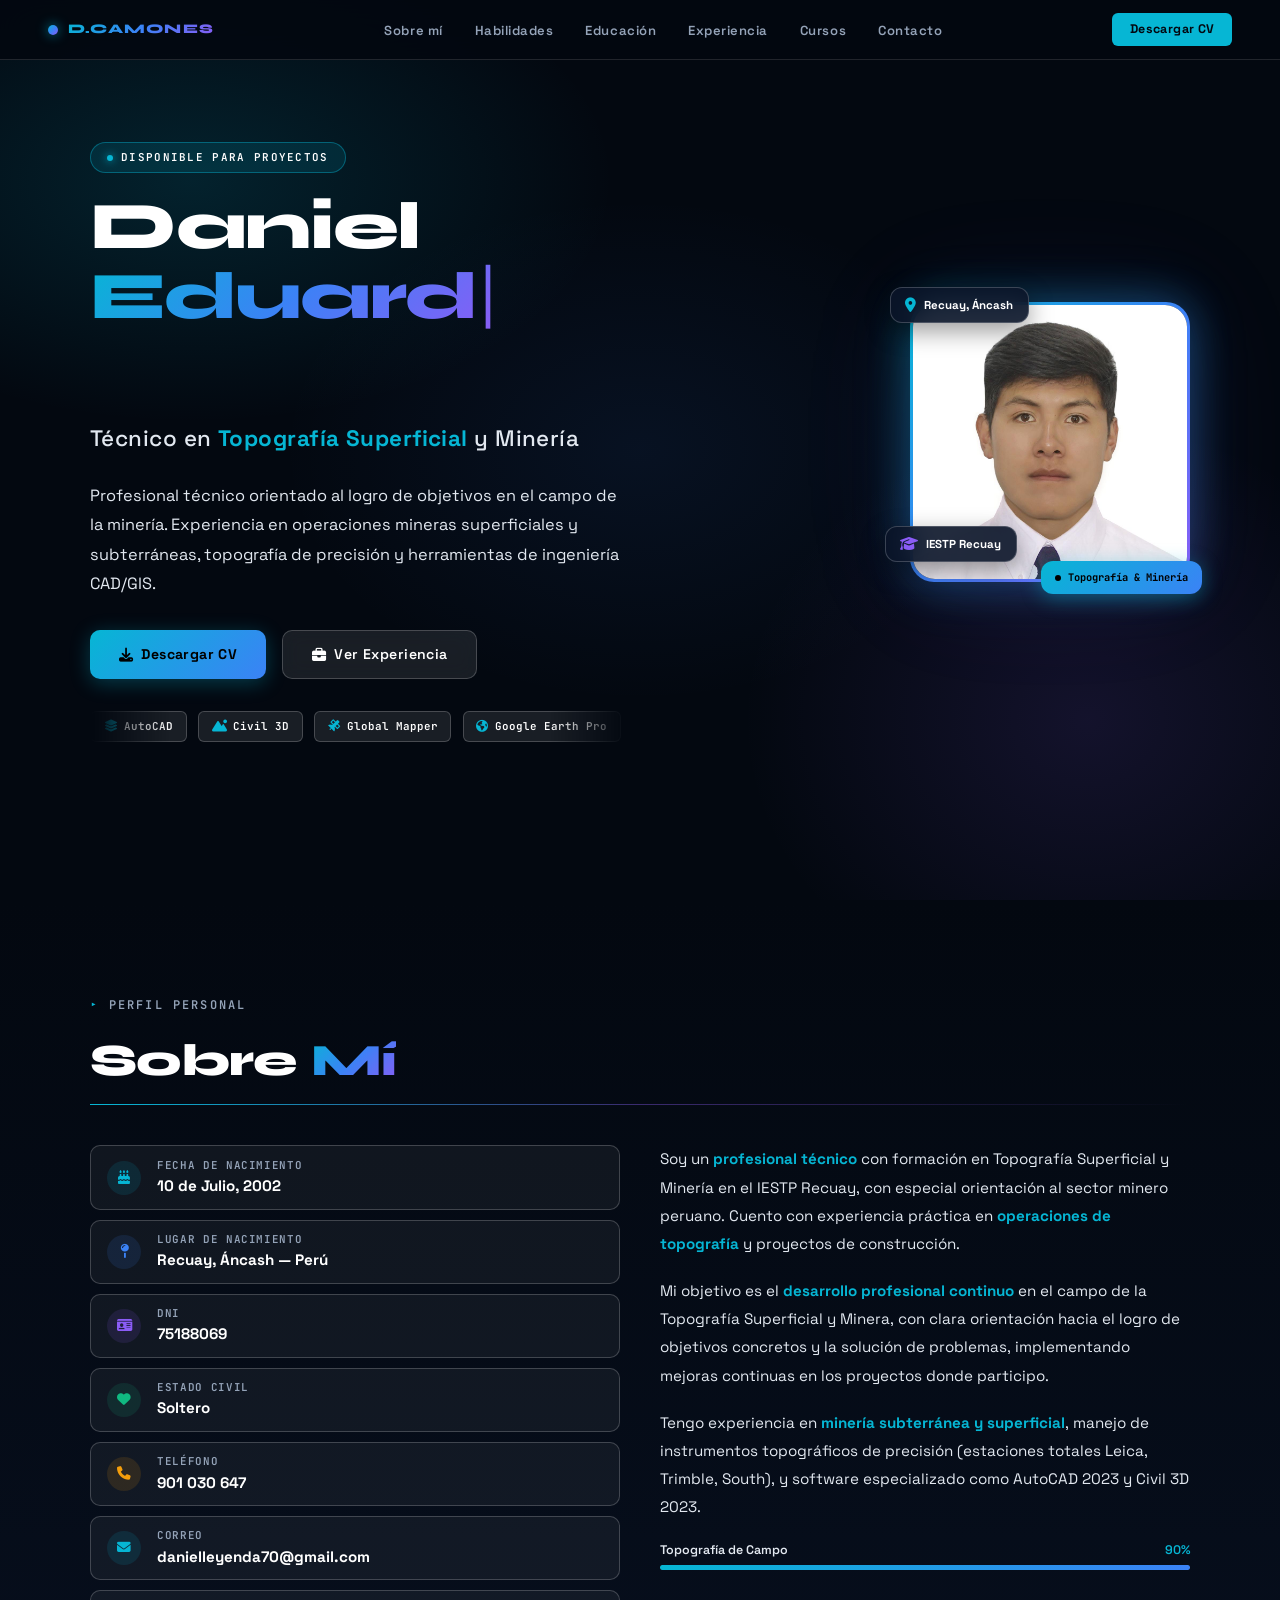
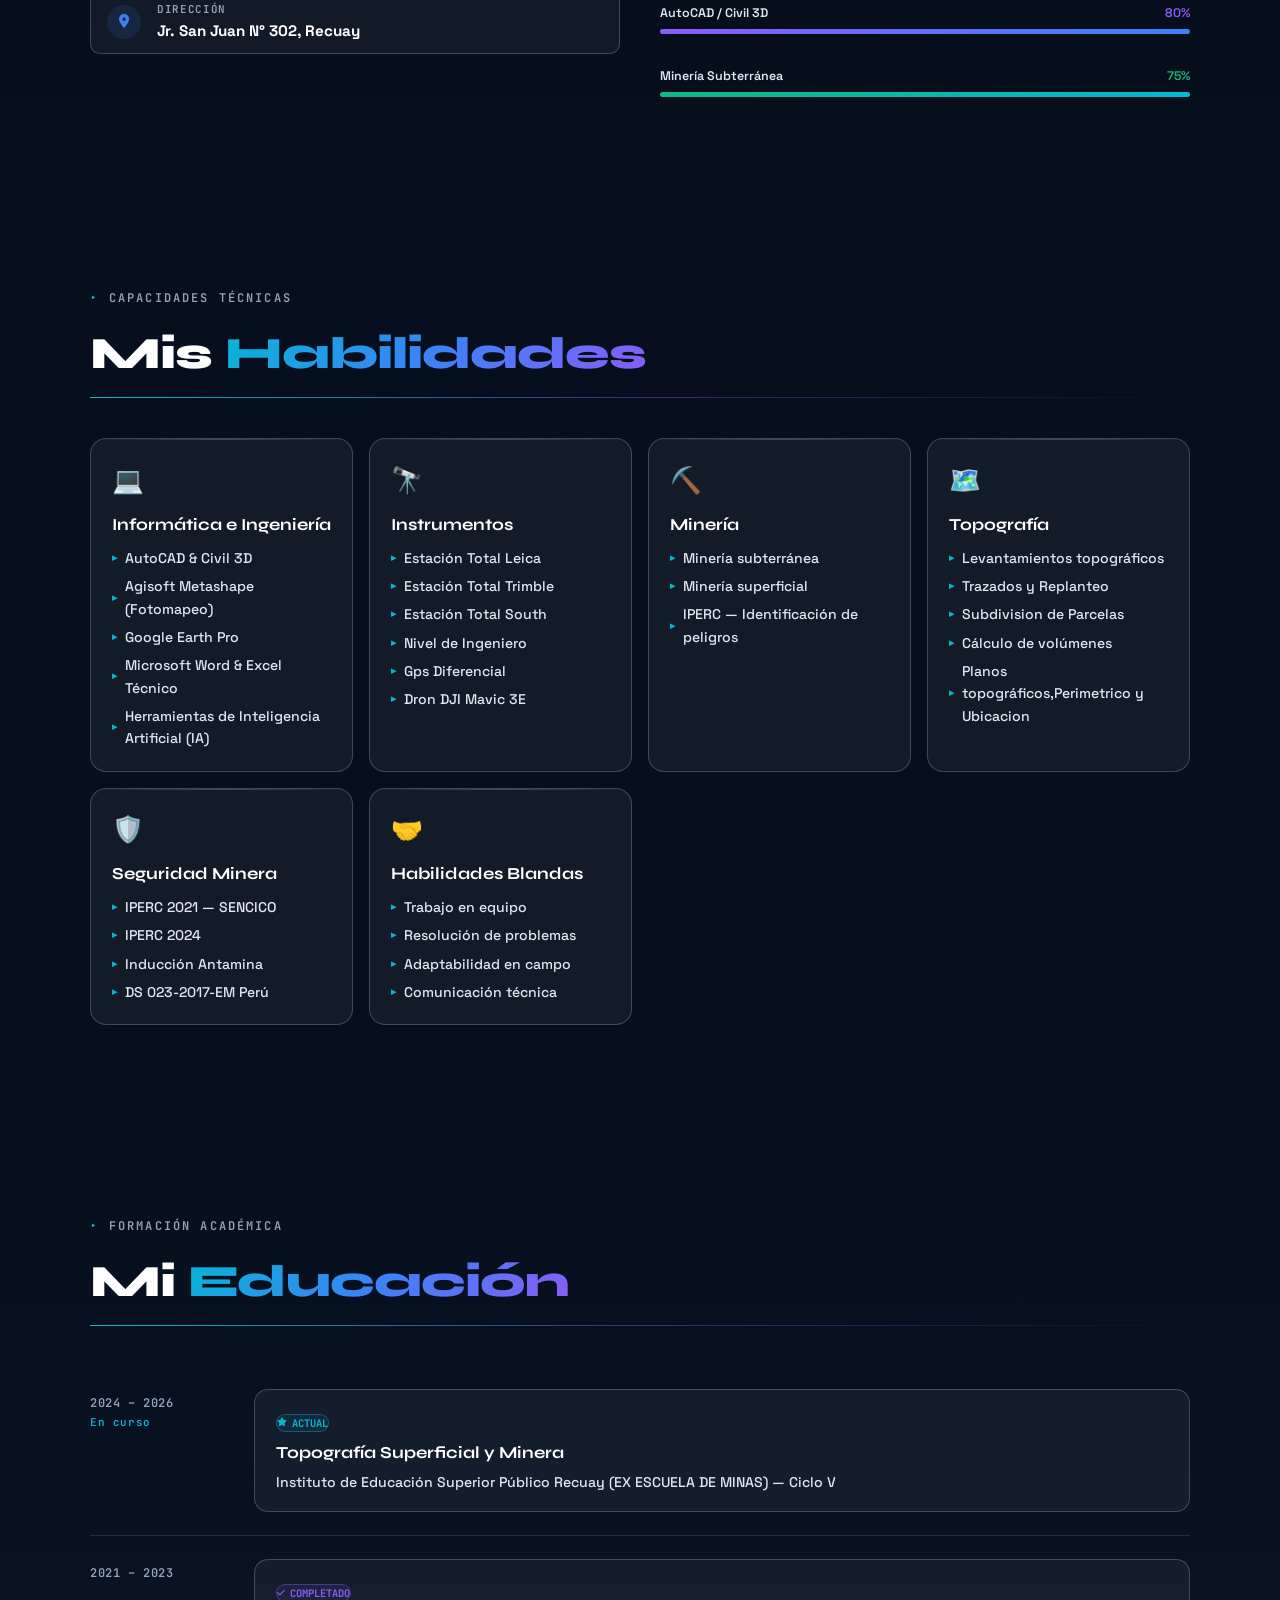
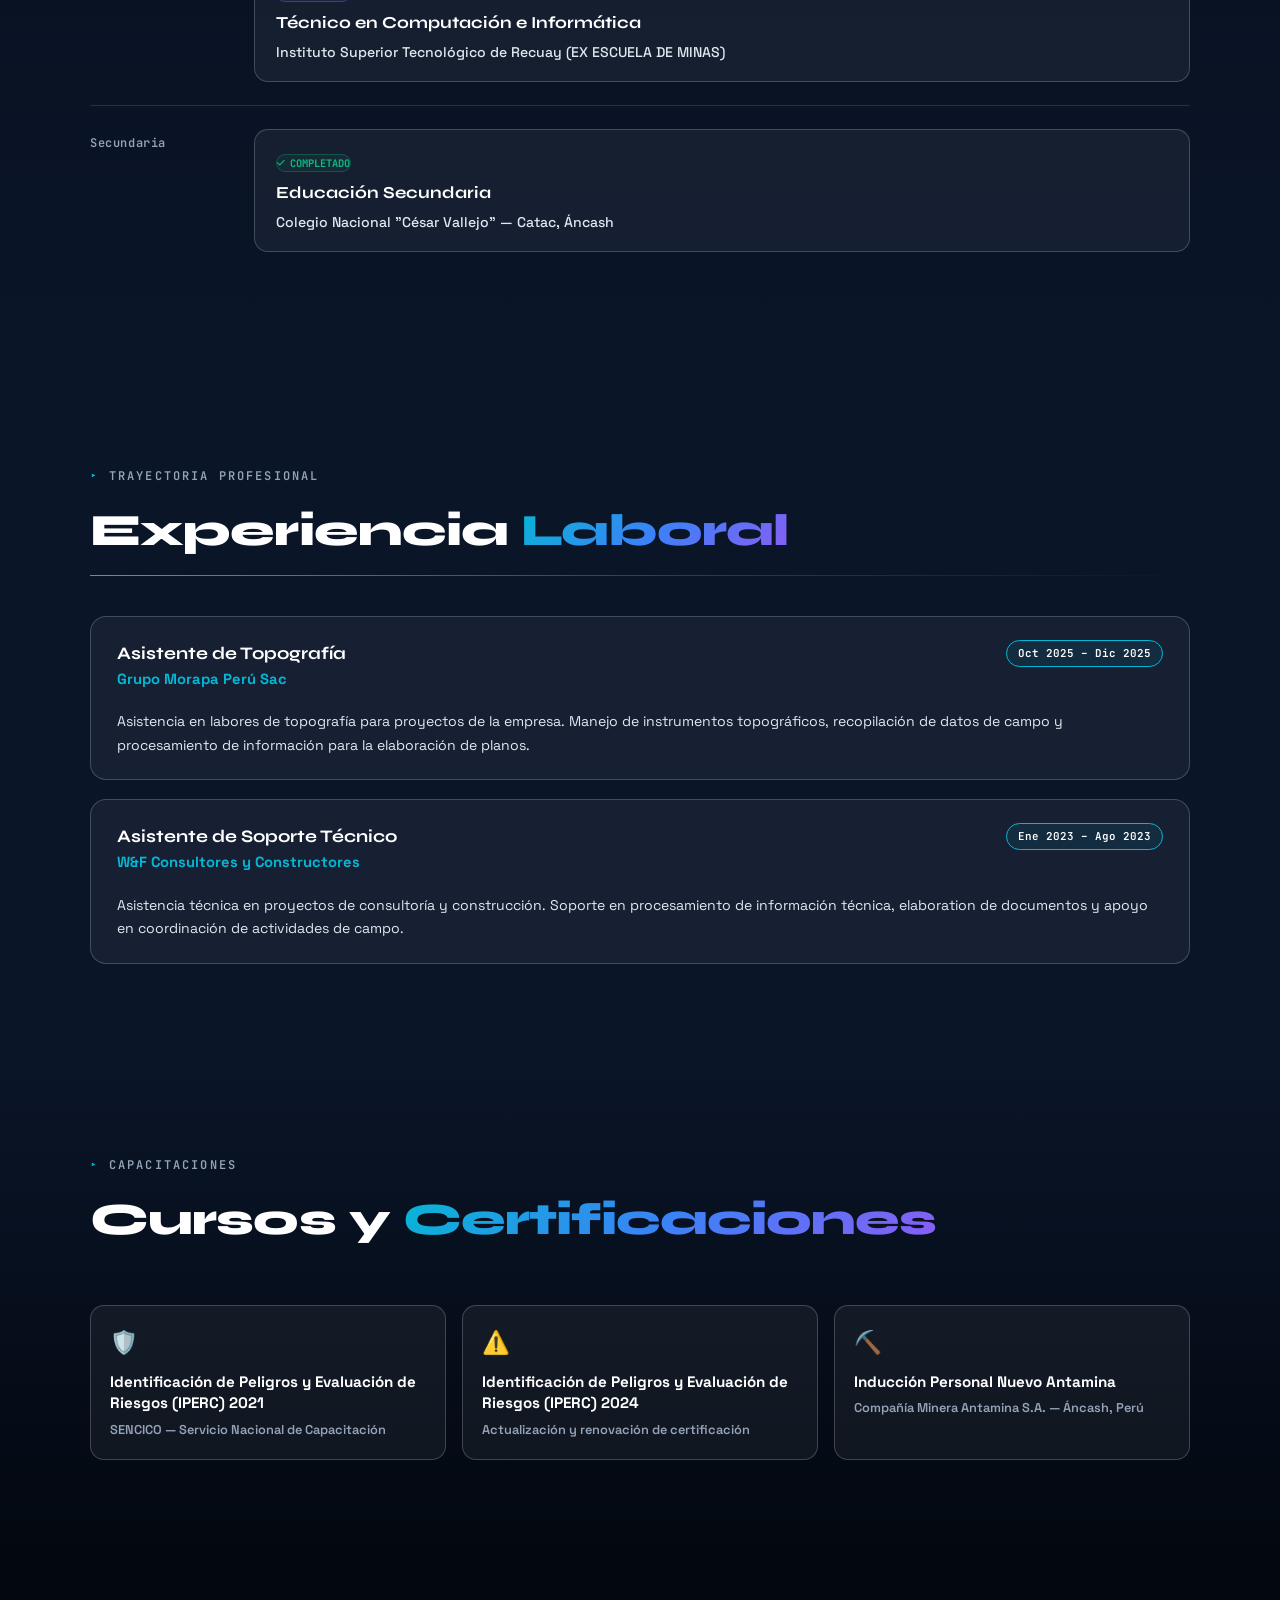
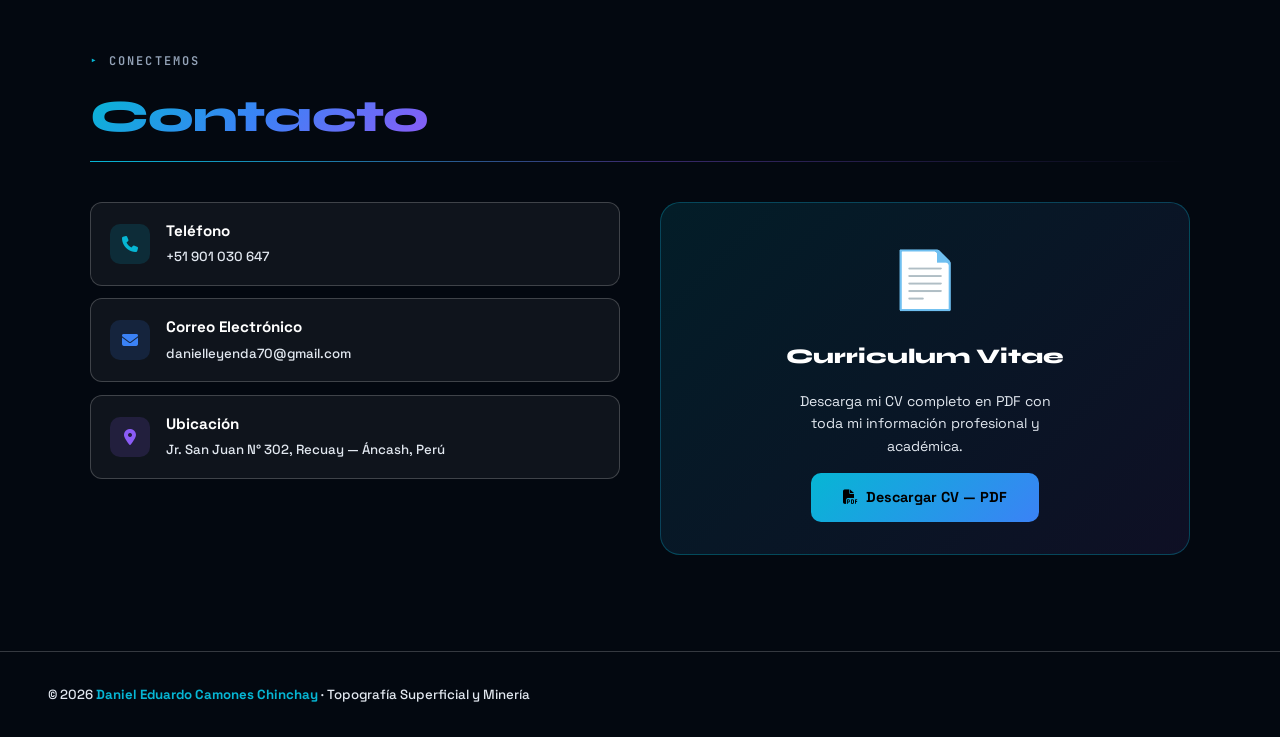
<file: PORTAFOLIO WEB/index.html>
<!DOCTYPE html>
<html lang="es">
<head>
    <meta charset="UTF-8">
    <meta name="viewport" content="width=device-width, initial-scale=1.0">
    <title>Daniel Camones Chinchay — Topografía & Minería</title>
    <link href="https://fonts.googleapis.com/css2?family=Space+Grotesk:wght@300;400;500;600;700&family=Syne:wght@400;600;700;800&family=JetBrains+Mono:wght@400;500;600&display=swap" rel="stylesheet">
    <link rel="stylesheet" href="https://cdnjs.cloudflare.com/ajax/libs/font-awesome/6.5.0/css/all.min.css">
    <link rel="stylesheet" href="styles.css">
</head>
<body>

<canvas id="cvs"></canvas>
<div class="noise"></div>
<div class="mesh"></div>

<nav class="nav" id="navbar">
  <a href="#hero" class="nav-logo">
    <div class="nav-logo-dot"></div>
    <span class="nav-logo-text">D.Camones</span>
  </a>
  <ul class="nav-links" id="navLinks">
    <li><a href="#about">Sobre mí</a></li>
    <li><a href="#skills">Habilidades</a></li>
    <li><a href="#education">Educación</a></li>
    <li><a href="#experience">Experiencia</a></li>
    <li><a href="#courses">Cursos</a></li>
    <li><a href="#contact">Contacto</a></li>
  </ul>
  <a href="#contact" class="nav-cta">Descargar CV</a>
  <button class="hamburger" id="burger" aria-label="Menú">
    <span></span><span></span><span></span>
  </button>
</nav>

<div class="mobile-menu" id="mobileMenu">
  <a href="#about" onclick="closeMobile()">Sobre mí</a>
  <a href="#skills" onclick="closeMobile()">Habilidades</a>
  <a href="#education" onclick="closeMobile()">Educación</a>
  <a href="#experience" onclick="closeMobile()">Experiencia</a>
  <a href="#courses" onclick="closeMobile()">Cursos</a>
  <a href="#contact" onclick="closeMobile()">Contacto</a>
</div>

<main>
<section id="hero">
  <div class="container">
    <div class="hero-wrap">
      <div class="hero-content">
        <div class="hero-badge reveal d1">Disponible para proyectos</div>
        
        <h1 class="hero-name reveal d2" id="typewriter-container"></h1>
        
        <p class="hero-title reveal d3">
          Técnico en <span>Topografía Superficial</span> y Minería
        </p>
        <p class="hero-desc reveal d4">
          Profesional técnico orientado al logro de objetivos en el campo de la minería. 
          Experiencia en operaciones mineras superficiales y subterráneas, topografía de precisión 
          y herramientas de ingeniería CAD/GIS.
        </p>
        <div class="hero-btns reveal d4">
          <a href="#contact" class="btn-primary">
            <i class="fa-solid fa-download"></i> Descargar CV
          </a>
          <a href="#experience" class="btn-secondary">
            <i class="fa-solid fa-briefcase"></i> Ver Experiencia
          </a>
        </div>

        <div class="hero-tags-container reveal d5">
          <div class="hero-tags">
            <span class="tag"><i class="fa-solid fa-layer-group"></i> AutoCAD</span>
            <span class="tag"><i class="fa-solid fa-mountain-sun"></i> Civil 3D</span>
            <span class="tag"><i class="fa-solid fa-satellite"></i> Global Mapper</span>
            <span class="tag"><i class="fa-solid fa-earth-americas"></i> Google Earth Pro</span>
            <span class="tag"><i class="fa-solid fa-mountain"></i> Microsurvey Starnet</span>
            <span class="tag"><i class="fa-solid fa-shield-virus"></i> Trimble Business Center (TBC) </span>
            <span class="tag"><i class="fa-solid fa-cube"></i> Agisoft Metashape</span>
            <span class="tag"><i class="fa-solid fa-file-word"></i> Microsoft Word</span>
            <span class="tag"><i class="fa-solid fa-file-excel"></i> Microsoft Excel</span>
            <span class="tag"><i class="fa-solid fa-brain"></i> Herramientas de IA</span>
            
            <span class="tag"><i class="fa-solid fa-layer-group"></i> AutoCAD</span>
            <span class="tag"><i class="fa-solid fa-mountain-sun"></i> Civil 3D</span>
            <span class="tag"><i class="fa-solid fa-satellite"></i> Global Mapper</span>
            <span class="tag"><i class="fa-solid fa-earth-americas"></i> Google Earth Pro</span>
            <span class="tag"><i class="fa-solid fa-mountain"></i> Microsurvey Starnet</span>
            <span class="tag"><i class="fa-solid fa-shield-virus"></i> Trimble Business Center (TBC)</span>
            <span class="tag"><i class="fa-solid fa-cube"></i> Agisoft Metashape</span>
            <span class="tag"><i class="fa-solid fa-file-word"></i> Microsoft Word</span>
            <span class="tag"><i class="fa-solid fa-file-excel"></i> Microsoft Excel</span>
            <span class="tag"><i class="fa-solid fa-brain"></i> Herramientas de IA</span>
          </div>
        </div>
      </div>

      <div class="hero-avatar reveal d3">
        <div class="avatar-frame">
          <div class="avatar-img">
            <img src="FOTO PASAPORTE.jpeg" alt="Daniel Camones Chinchay" onerror="this.parentElement.innerHTML='<i class=\'fa-solid fa-user\' style=\'font-size:5rem;color:var(--cyan);\'></i>'">
          </div>
        </div>
        <div class="float-card fc1">
          <i class="fa-solid fa-map-marker-alt" style="color:var(--cyan);font-size:.9rem;"></i>
          <span>Recuay, Áncash</span>
        </div>
        <div class="float-card fc2">
          <i class="fa-solid fa-graduation-cap" style="color:var(--violet);font-size:.9rem;"></i>
          <span>IESTP Recuay</span>
        </div>
        <div class="avatar-badge">
          <span>Topografía & Minería</span>
        </div>
      </div>
    </div>
  </div>
</section>

<section id="about">
  <div class="container">
    <div class="section-label reveal">Perfil personal</div>
    <h2 class="section-title reveal d1">Sobre <span class="accent">Mí</span></h2>
    <div class="section-divider reveal d1"></div>

    <div class="about-grid">
      <div class="about-info reveal d2">
        <div class="info-row">
          <div class="info-icon" style="background:rgba(6,182,212,.12);"><i class="fa-solid fa-birthday-cake" style="color:var(--cyan);"></i></div>
          <div><div class="info-key">Fecha de Nacimiento</div><div class="info-val">10 de Julio, 2002</div></div>
        </div>
        <div class="info-row">
          <div class="info-icon" style="background:rgba(59,130,246,.12);"><i class="fa-solid fa-map-pin" style="color:var(--blue);"></i></div>
          <div><div class="info-key">Lugar de Nacimiento</div><div class="info-val">Recuay, Áncash — Perú</div></div>
        </div>
        <div class="info-row">
          <div class="info-icon" style="background:rgba(139,92,246,.12);"><i class="fa-solid fa-id-card" style="color:var(--violet);"></i></div>
          <div><div class="info-key">DNI</div><div class="info-val">75188069</div></div>
        </div>
        <div class="info-row">
          <div class="info-icon" style="background:rgba(16,185,129,.12);"><i class="fa-solid fa-heart" style="color:var(--green);"></i></div>
          <div><div class="info-key">Estado Civil</div><div class="info-val">Soltero</div></div>
        </div>
        <div class="info-row">
          <div class="info-icon" style="background:rgba(245,158,11,.12);"><i class="fa-solid fa-phone" style="color:var(--amber);"></i></div>
          <div><div class="info-key">Teléfono</div><div class="info-val">901 030 647</div></div>
        </div>
        <div class="info-row">
          <div class="info-icon" style="background:rgba(6,182,212,.12);"><i class="fa-solid fa-envelope" style="color:var(--cyan);"></i></div>
          <div><div class="info-key">Correo</div><div class="info-val">danielleyenda70@gmail.com</div></div>
        </div>
        <div class="info-row">
          <div class="info-icon" style="background:rgba(59,130,246,.12);"><i class="fa-solid fa-location-dot" style="color:var(--blue);"></i></div>
          <div><div class="info-key">Dirección</div><div class="info-val">Jr. San Juan N° 302, Recuay</div></div>
        </div>
      </div>

      <div class="about-text-col reveal d3">
        <p class="about-text">
          Soy un <strong>profesional técnico</strong> con formación en Topografía Superficial y Minería en el IESTP Recuay, 
          con especial orientación al sector minero peruano. Cuento con experiencia práctica en 
          <strong>operaciones de topografía</strong> y proyectos de construcción.
        </p>
        <p class="about-text">
          Mi objetivo es el <strong>desarrollo profesional continuo</strong> en el campo de la Topografía Superficial y Minera, 
          con clara orientación hacia el logro de objetivos concretos y la solución de problemas, 
          implementando mejoras continuas en los proyectos donde participo.
        </p>
        <p class="about-text">
          Tengo experiencia en <strong>minería subterránea y superficial</strong>, manejo de instrumentos topográficos de precisión 
          (estaciones totales Leica, Trimble, South), y software especializado como AutoCAD 2023 y Civil 3D 2023.
        </p>
        
        <div class="prog-bar-wrap">
          <div class="prog-label"><span>Topografía de Campo</span><span style="color:var(--cyan);">90%</span></div>
          <div class="prog-track"><div class="prog-fill" data-width=".90" style="background:linear-gradient(90deg,var(--cyan),var(--blue));"></div></div>
        </div>
        <br>
        <div class="prog-bar-wrap">
          <div class="prog-label"><span>AutoCAD / Civil 3D</span><span style="color:var(--violet);">80%</span></div>
          <div class="prog-track"><div class="prog-fill" data-width=".80" style="background:linear-gradient(90deg,var(--violet),var(--blue));"></div></div>
        </div>
        <br>
        <div class="prog-bar-wrap">
          <div class="prog-label"><span>Minería Subterránea</span><span style="color:var(--green);">75%</span></div>
          <div class="prog-track"><div class="prog-fill" data-width=".75" style="background:linear-gradient(90deg,var(--green),var(--cyan));"></div></div>
        </div>
      </div>
    </div>
  </div>
</section>

<section id="skills">
  <div class="container">
    <div class="section-label reveal">Capacidades técnicas</div>
    <h2 class="section-title reveal d1">Mis <span class="accent">Habilidades</span></h2>
    <div class="section-divider reveal d1"></div>

    <div class="skills-grid">
      <div class="skill-card reveal d1">
        <div class="skill-icon">💻</div>
        <div class="skill-title">Informática e Ingeniería</div>
        <ul class="skill-items">
          <li>AutoCAD & Civil 3D</li>
          <li>Agisoft Metashape (Fotomapeo)</li>
          <li>Google Earth Pro</li>
          <li>Microsoft Word & Excel Técnico</li>
          <li>Herramientas de Inteligencia Artificial (IA)</li>
        </ul>
      </div>
      <div class="skill-card reveal d2">
        <div class="skill-icon">🔭</div>
        <div class="skill-title">Instrumentos</div>
        <ul class="skill-items">
          <li>Estación Total Leica</li>
          <li>Estación Total Trimble</li>
          <li>Estación Total South</li>
          <li>Nivel de Ingeniero</li>
          <li>Gps Diferencial</li>
          <li>Dron DJI Mavic 3E</li>
        </ul>
      </div>
      <div class="skill-card reveal d3">
        <div class="skill-icon">⛏️</div>
        <div class="skill-title">Minería</div>
        <ul class="skill-items">
          <li>Minería subterránea</li>
          <li>Minería superficial</li>
          <li>IPERC — Identificación de peligros</li>
        </ul>
      </div>
      <div class="skill-card reveal d4">
        <div class="skill-icon">🗺️</div>
        <div class="skill-title">Topografía</div>
        <ul class="skill-items">
          <li>Levantamientos topográficos</li>
          <li>Trazados y Replanteo</li>
          <li>Subdivision de Parcelas</li>
          <li>Cálculo de volúmenes</li>
          <li>Planos topográficos,Perimetrico y Ubicacion</li>
        </ul>
      </div>
      <div class="skill-card reveal d5">
        <div class="skill-icon">🛡️</div>
        <div class="skill-title">Seguridad Minera</div>
        <ul class="skill-items">
          <li>IPERC 2021 — SENCICO</li>
          <li>IPERC 2024</li>
          <li>Inducción Antamina</li>
          <li>DS 023-2017-EM Perú</li>
        </ul>
      </div>
      <div class="skill-card reveal d1">
        <div class="skill-icon">🤝</div>
        <div class="skill-title">Habilidades Blandas</div>
        <ul class="skill-items">
          <li>Trabajo en equipo</li>
          <li>Resolución de problemas</li>
          <li>Adaptabilidad en campo</li>
          <li>Comunicación técnica</li>
        </ul>
      </div>
    </div>
  </div>
</section>

<section id="education">
  <div class="container">
    <div class="section-label reveal">Formación académica</div>
    <h2 class="section-title reveal d1">Mi <span class="accent">Educación</span></h2>
    <div class="section-divider reveal d1"></div>

    <div class="edu-timeline">
      <div class="edu-item reveal d2">
        <div class="edu-year">2024 – 2026<br><span style="color:var(--cyan);font-size:.68rem;">En curso</span></div>
        <div class="edu-card">
          <div class="edu-tag" style="color:var(--cyan);border-color:rgba(6,182,212,.4);background:rgba(6,182,212,.08);">
            <i class="fa-solid fa-star" style="font-size:.55rem;"></i> ACTUAL
          </div>
          <div class="edu-title">Topografía Superficial y Minera</div>
          <div class="edu-inst">Instituto de Educación Superior Público Recuay (EX ESCUELA DE MINAS) — Ciclo V</div>
        </div>
      </div>
      <div class="edu-item reveal d3">
        <div class="edu-year">2021 – 2023</div>
        <div class="edu-card">
          <div class="edu-tag" style="color:var(--violet);border-color:rgba(139,92,246,.4);background:rgba(139,92,246,.08);">
            <i class="fa-solid fa-check" style="font-size:.55rem;"></i> COMPLETADO
          </div>
          <div class="edu-title">Técnico en Computación e Informática</div>
          <div class="edu-inst">Instituto Superior Tecnológico de Recuay (EX ESCUELA DE MINAS)</div>
        </div>
      </div>
      <div class="edu-item reveal d4">
        <div class="edu-year">Secundaria</div>
        <div class="edu-card">
          <div class="edu-tag" style="color:var(--green);border-color:rgba(16,185,129,.3);background:rgba(16,185,129,.08);">
            <i class="fa-solid fa-check" style="font-size:.55rem;"></i> COMPLETADO
          </div>
          <div class="edu-title">Educación Secundaria</div>
          <div class="edu-inst">Colegio Nacional "César Vallejo" — Catac, Áncash</div>
        </div>
      </div>
    </div>
  </div>
</section>

<section id="experience">
  <div class="container">
    <div class="section-label reveal">Trayectoria profesional</div>
    <h2 class="section-title reveal d1">Experiencia <span class="accent">Laboral</span></h2>
    <div class="section-divider reveal d1"></div>

    <div class="exp-grid">
      <div class="exp-card reveal d2">
        <div class="exp-header">
          <div>
            <div class="exp-role">Asistente de Topografía</div>
            <div class="exp-company">Grupo Morapa Perú Sac</div>
          </div>
          <div class="exp-period">Oct 2025 – Dic 2025</div>
        </div>
        <p class="exp-desc">Asistencia en labores de topografía para proyectos de la empresa. Manejo de instrumentos topográficos, recopilación de datos de campo y procesamiento de información para la elaboración de planos.</p>
      </div>

      <div class="exp-card reveal d3">
        <div class="exp-header">
          <div>
            <div class="exp-role">Asistente de Soporte Técnico</div>
            <div class="exp-company">W&F Consultores y Constructores</div>
          </div>
          <div class="exp-period">Ene 2023 – Ago 2023</div>
        </div>
        <p class="exp-desc">Asistencia técnica en proyectos de consultoría y construcción. Soporte en procesamiento de información técnica, elaboration de documentos y apoyo en coordinación de actividades de campo.</p>
      </div>
    </div>
  </div>
</section>

<section id="courses">
  <div class="container">
    <div class="section-label reveal">Capacitaciones</div>
    <h2 class="section-title reveal d1">Cursos y <span class="accent">Certificaciones</span></h2>
    <div class="section-divider reveal d1"></div>

    <div class="courses-grid">
      <div class="course-card reveal d1">
        <div class="course-icon">🛡️</div>
        <div class="course-title">Identificación de Peligros y Evaluación de Riesgos (IPERC) 2021</div>
        <div class="course-org">SENCICO — Servicio Nacional de Capacitación</div>
      </div>
      <div class="course-card reveal d2">
        <div class="course-icon">⚠️</div>
        <div class="course-title">Identificación de Peligros y Evaluación de Riesgos (IPERC) 2024</div>
        <div class="course-org">Actualización y renovación de certificación</div>
      </div>
      <div class="course-card reveal d3">
        <div class="course-icon">⛏️</div>
        <div class="course-title">Inducción Personal Nuevo Antamina</div>
        <div class="course-org">Compañía Minera Antamina S.A. — Áncash, Perú</div>
      </div>
    </div>
  </div>
</section>

<section id="contact">
  <div class="container">
    <div class="section-label reveal">Conectemos</div>
    <h2 class="section-title reveal d1"><span class="accent">Contacto</span></h2>
    <div class="section-divider reveal d1"></div>

    <div class="contact-grid">
      <div class="contact-info reveal d2">
        <a href="tel:+51901030647" class="contact-link">
          <div class="contact-link-icon" style="background:rgba(6,182,212,.15);">
            <i class="fa-solid fa-phone" style="color:var(--cyan);"></i>
          </div>
          <div class="contact-link-text">
            <strong>Teléfono</strong>
            <span>+51 901 030 647</span>
          </div>
        </a>
        <a href="mailto:danielleyenda70@gmail.com" class="contact-link">
          <div class="contact-link-icon" style="background:rgba(59,130,246,.15);">
            <i class="fa-solid fa-envelope" style="color:var(--blue);"></i>
          </div>
          <div class="contact-link-text">
            <strong>Correo Electrónico</strong>
            <span>danielleyenda70@gmail.com</span>
          </div>
        </a>
        <div class="contact-link">
          <div class="contact-link-icon" style="background:rgba(139,92,246,.15);">
            <i class="fa-solid fa-location-dot" style="color:var(--violet);"></i>
          </div>
          <div class="contact-link-text">
            <strong>Ubicación</strong>
            <span>Jr. San Juan N° 302, Recuay — Áncash, Perú</span>
          </div>
        </div>
      </div>

      <div class="cv-card reveal d3">
        <div class="cv-icon">📄</div>
        <div class="cv-title">Curriculum Vitae</div>
        <p class="cv-desc">Descarga mi CV completo en PDF con toda mi información profesional y académica.</p>
        <a href="daniel_cv.pdf" download class="cv-btn" id="cvDownload">
          <i class="fa-solid fa-file-pdf"></i>
          Descargar CV — PDF
        </a>
      </div>
    </div>
  </div>
</section>
</main>

<footer>
  <div class="footer-copy">
    © 2026 <span>Daniel Eduardo Camones Chinchay</span> · Topografía Superficial y Minería
  </div>
</footer>

<button class="btt" id="btt" onclick="window.scrollTo({top:0,behavior:'smooth'})">
  <i class="fa-solid fa-arrow-up"></i>
</button>

<script src="js.js"></script>
</body>
</html>
</file>
<file: PORTAFOLIO WEB/styles.css>
/* ══════════════════════════════════════════
   TOKEN SYSTEM (OPTIMIZADO PARA ALTO CONTRASTE)
══════════════════════════════════════════ */
:root{
  --bg:       #030810;
  --bg1:      #070F1E;
  --bg2:      #0A1528;
  --glass:    rgba(255,255,255,0.05);
  --glass2:   rgba(255,255,255,0.09);
  --border:   rgba(255,255,255,0.12);
  --border2:  rgba(255,255,255,0.20);
  --cyan:     #06B6D4;
  --blue:     #3B82F6;
  --violet:   #8B5CF6;
  --green:    #10B981;
  --amber:    #F59E0B;
  
  /* Paleta de textos mejorada */
  --text:     #FFFFFF;       /* Blanco puro para títulos principales */
  --sub:      #E2E8F0;       /* Gris claro de alto contraste para descripciones */
  --muted:    #94A3B8;       /* Gris azulado intermedio para etiquetas y subtítulos pequeños */
  
  --g1: linear-gradient(135deg,#06B6D4,#3B82F6,#8B5CF6);
  --g2: linear-gradient(135deg,#10B981,#06B6D4);
  --g3: linear-gradient(135deg,#F59E0B,#EF4444);
}

/* ══════ RESET & BASE ══════ */
*{margin:0;padding:0;box-sizing:border-box;}
html{scroll-behavior:smooth;}
body{
  font-family:'Space Grotesk',sans-serif;
  background:var(--bg);color:var(--text);
  overflow-x:hidden;line-height:1.6;
}

/* ══════ SCROLLBAR ══════ */
::-webkit-scrollbar{width:4px;}
::-webkit-scrollbar-track{background:var(--bg);}
::-webkit-scrollbar-thumb{background:var(--cyan);border-radius:2px;}

/* ══════ CANVAS PARTICLES ══════ */
#cvs{position:fixed;inset:0;z-index:0;pointer-events:none;}

/* ══════ NOISE OVERLAY ══════ */
.noise{position:fixed;inset:0;z-index:0;pointer-events:none;opacity:.022;
  background-image:url("data:image/svg+xml,%3Csvg viewBox='0 0 200 200' xmlns='http://www.w3.org/2000/svg'%3E%3Cfilter id='n'%3E%3CfeTurbulence type='fractalNoise' baseFrequency='.9' numOctaves='4'/%3E%3C/filter%3E%3Crect width='100%25' height='100%25' filter='url(%23n)'/%3E%3C/svg%3E");
  background-size:180px;}

/* ══════ MESH GRADIENT ══════ */
.mesh{position:fixed;inset:0;z-index:0;pointer-events:none;
  background:
    radial-gradient(ellipse 55% 45% at 15% 20%,rgba(6,182,212,.15) 0%,transparent 60%),
    radial-gradient(ellipse 45% 55% at 85% 80%,rgba(139,92,246,.12) 0%,transparent 60%),
    radial-gradient(ellipse 40% 40% at 50% 50%,rgba(59,130,246,.08) 0%,transparent 70%),
    var(--bg);}

/* ══════ NAVBAR ══════ */
.nav{
  position:fixed;top:0;left:0;right:0;z-index:900;
  height:60px;display:flex;align-items:center;justify-content:space-between;
  padding:0 clamp(1rem,5vw,3rem);
  background:rgba(3,8,16,.85);backdrop-filter:blur(20px);
  border-bottom:1px solid var(--border);
  transition:all .3s;
}
.nav.scrolled{box-shadow:0 4px 30px rgba(0,0,0,.5);}
.nav-logo{display:flex;align-items:center;gap:.6rem;text-decoration:none;}
.nav-logo-dot{width:10px;height:10px;border-radius:50%;background:var(--g1);box-shadow:0 0 12px rgba(6,182,212,.7);animation:logoPulse 2.5s ease-in-out infinite;}
.nav-logo-text{font-family:'Syne',sans-serif;font-weight:800;font-size:.82rem;letter-spacing:.1em;text-transform:uppercase;background:var(--g1);-webkit-background-clip:text;-webkit-text-fill-color:transparent;}
.nav-links{display:flex;gap:2rem;list-style:none;}
.nav-links a{color:var(--muted);font-size:.82rem;text-decoration:none;letter-spacing:.04em;font-weight:600;transition:color .2s;position:relative;}
.nav-links a::after{content:'';position:absolute;bottom:-3px;left:0;width:0;height:1px;background:var(--cyan);transition:width .3s;}
.nav-links a:hover{color:var(--text);}
.nav-links a:hover::after{width:100%;}
.nav-links a.active{color:var(--cyan);}
.nav-cta{padding:.4rem 1.1rem;border-radius:6px;font-size:.78rem;font-weight:700;color:var(--bg);background:var(--cyan);text-decoration:none;transition:all .25s;letter-spacing:.03em;}
.nav-cta:hover{background:var(--blue);box-shadow:0 0 20px rgba(59,130,246,.5);}
.hamburger{display:none;flex-direction:column;gap:5px;cursor:pointer;padding:4px;background:none;border:none;}
.hamburger span{width:22px;height:2px;background:var(--text);border-radius:2px;transition:all .3s;}

.mobile-menu{display:none;position:fixed;top:60px;left:0;right:0;z-index:899;
  background:rgba(7,15,30,.97);backdrop-filter:blur(20px);
  border-bottom:1px solid var(--border);padding:1.5rem;
  flex-direction:column;gap:1.2rem;}
.mobile-menu a{color:var(--sub);text-decoration:none;font-size:1rem;font-weight:600;transition:color .2s;}
.mobile-menu a:hover{color:var(--cyan);}
.mobile-menu.open{display:flex;}

/* ══════ SECTIONS WRAPPER ══════ */
main{position:relative;z-index:1;}
section{padding:clamp(4rem,8vw,6rem) clamp(1rem,5vw,3rem);}
.container{max-width:1100px;margin:0 auto;width:100%;}

/* ══════ HERO ══════ */
#hero{
  min-height:100vh;display:flex;align-items:center;
  padding-top:80px;position:relative;overflow:hidden;
}
.hero-wrap{display:grid;grid-template-columns:1fr auto;gap:3rem;align-items:center;width:100%;}
.hero-badge{
  display:inline-flex;align-items:center;gap:.5rem;
  padding:.35rem 1rem;border-radius:100px;
  border:1px solid rgba(6,182,212,.4);background:rgba(6,182,212,.12);
  font-family:'JetBrains Mono',monospace;font-size:.68rem;color:var(--text);
  font-weight:600;letter-spacing:.12em;text-transform:uppercase;margin-bottom:1.2rem;
}
.hero-badge::before{content:'';width:6px;height:6px;border-radius:50%;background:var(--cyan);box-shadow:0 0 8px var(--cyan);animation:logoPulse 2s infinite;}

.hero-name{
  font-family:'Syne',sans-serif;font-weight:800;
  font-size:clamp(2rem,5.2vw,4.2rem);line-height:1.05;letter-spacing:-.02em;
  margin-bottom:1rem;
  min-height: 3.2em;
}
.hero-name .accent{background:var(--g1);-webkit-background-clip:text;-webkit-text-fill-color:transparent;}
.typed-cursor {
  font-weight: 400;
  color: var(--cyan);
  animation: blink 0.7s infinite;
  margin-left: 2px;
}

.hero-title{
  font-size:clamp(1rem,2.2vw,1.4rem);color:var(--sub);font-weight:500;
  margin-bottom:1.5rem;letter-spacing:.02em;
}
.hero-title span{color:var(--cyan);font-weight:700;}
.hero-desc{
  font-size:clamp(.88rem,1.5vw,1.02rem);color:var(--sub);line-height:1.8;
  max-width:540px;margin-bottom:2rem;
}
.hero-btns{display:flex;gap:1rem;flex-wrap:wrap;margin-bottom:2rem;}
.btn-primary{
  display:inline-flex;align-items:center;gap:.5rem;
  padding:.75rem 1.8rem;border-radius:10px;font-weight:700;font-size:.88rem;
  color:#000;background:linear-gradient(135deg,var(--cyan),var(--blue));
  text-decoration:none;transition:all .3s;letter-spacing:.03em;
  box-shadow:0 4px 20px rgba(6,182,212,.3);
}
.btn-primary:hover{transform:translateY(-2px);box-shadow:0 8px 30px rgba(6,182,212,.5);}
.btn-secondary{
  display:inline-flex;align-items:center;gap:.5rem;
  padding:.75rem 1.8rem;border-radius:10px;font-weight:600;font-size:.88rem;
  color:var(--text);background:var(--glass2);border:1px solid var(--border2);
  text-decoration:none;transition:all .3s;letter-spacing:.03em;
  backdrop-filter:blur(10px);
}
.btn-secondary:hover{border-color:rgba(6,182,212,.5);background:rgba(6,182,212,.12);transform:translateY(-2px);}

/* ══════ CARRUSEL INFINITO DE ETIQUETAS (HERO) ══════ */
.hero-tags-container {
  overflow: hidden;
  width: 100%;
  max-width: 540px;
  position: relative;
  display: flex;
  mask-image: linear-gradient(to right, transparent, #fff 15%, #fff 85%, transparent);
  -webkit-mask-image: linear-gradient(to right, transparent, #fff 15%, #fff 85%, transparent);
}
.hero-tags {
  display: flex;
  gap: 0.7rem;
  width: max-content;
  animation: marqueeInfinita 30s linear infinite;
}
.hero-tags-container:hover .hero-tags {
  animation-play-state: paused;
}
.tag{
  font-family:'JetBrains Mono',monospace;font-size:.68rem;font-weight:600;
  padding:.35rem .8rem;border-radius:6px;border:1px solid var(--border2);
  color:var(--text);background:var(--glass2);transition:all .2s;
  cursor:default;white-space:nowrap;display:inline-flex;align-items:center;gap:0.4rem;
}
.tag i{color:var(--cyan);font-size:0.75rem;}
.tag:hover{border-color:rgba(6,182,212,.6);color:var(--cyan);background:rgba(6,182,212,.1);}

/* ── HERO AVATAR ── */
.hero-avatar{position:relative;flex-shrink:0;}
.avatar-frame{
  width:clamp(200px,22vw,280px);height:clamp(200px,22vw,280px);
  border-radius:24px;position:relative;
  background:var(--g1);padding:3px;
  box-shadow:0 0 60px rgba(6,182,212,.2),0 0 120px rgba(139,92,246,.1);
}
.avatar-frame::before{
  content:'';position:absolute;inset:-2px;border-radius:26px;
  background:var(--g1);opacity:.3;filter:blur(20px);z-index:-1;
  animation:avatarGlow 3s ease-in-out infinite;
}
.avatar-img{
  width:100%;height:100%;border-radius:22px;object-fit:cover;
  background:linear-gradient(135deg,var(--bg2),var(--bg1));
  display:flex;align-items:center;justify-content:center;
  font-size:5rem;color:var(--cyan);overflow:hidden;
}
.avatar-img img{width:100%;height:100%;object-fit:cover;object-position:top;}
.avatar-badge{
  position:absolute;bottom:-12px;right:-12px;
  background:linear-gradient(135deg,var(--cyan),var(--blue));
  border-radius:12px;padding:.5rem .9rem;
  font-family:'JetBrains Mono',monospace;font-size:.65rem;font-weight:700;color:#000;
  box-shadow:0 4px 20px rgba(6,182,212,.4);
  display:flex;align-items:center;gap:.4rem;
}
.avatar-badge::before{content:'';width:6px;height:6px;border-radius:50%;background:#000;animation:logoPulse 1.5s infinite;}
.float-card{
  position:absolute;background:rgba(10,21,40,.9);backdrop-filter:blur(12px);
  border:1px solid var(--border2);border-radius:12px;padding:.5rem .9rem;
  font-size:.72rem;font-weight:700;display:flex;align-items:center;gap:.5rem;
  animation:floatY 3s ease-in-out infinite;box-shadow:0 8px 24px rgba(0,0,0,.4);
}
.float-card:nth-child(2){animation-delay:-1.5s;}
.float-card.fc1{top:-15px;left:-20px;}
.float-card.fc2{bottom:20px;left:-25px;}

/* ══════ SECTION HEADER ══════ */
.section-label{font-family:'JetBrains Mono',monospace;font-size:.75rem;font-weight:600;letter-spacing:.18em;text-transform:uppercase;color:var(--muted);display:flex;align-items:center;gap:.6rem;margin-bottom:.6rem;}
.section-label::before{content:'▸';color:var(--cyan);font-weight:bold;}
.section-title{font-family:'Syne',sans-serif;font-weight:800;font-size:clamp(1.8rem,3.5vw,2.8rem);letter-spacing:-.02em;margin-bottom:.5rem;color:var(--text);}
.section-title .accent{background:var(--g1);-webkit-background-clip:text;-webkit-text-fill-color:transparent;}
.section-divider{width:100%;height:1px;background:linear-gradient(90deg,var(--cyan),rgba(139,92,246,.4),transparent);opacity:.35;margin-bottom:2.5rem;}

/* ══════ ABOUT ══════ */
#about{background:linear-gradient(180deg,var(--bg),var(--bg1));}
.about-grid{display:grid;grid-template-columns:1fr 1fr;gap:2.5rem;align-items:start;}
.about-info{display:flex;flex-direction:column;gap:.6rem;}
.info-row{
  display:flex;align-items:center;gap:1rem;
  padding:.65rem 1rem;border-radius:10px;
  background:var(--glass);border:1px solid var(--border2);
  transition:all .25s;cursor:default;
}
.info-row:hover{border-color:rgba(6,182,212,.4);background:rgba(6,182,212,.08);transform:translateX(4px);}
.info-icon{width:34px;height:34px;border-radius:99px;display:flex;align-items:center;justify-content:center;font-size:.85rem;flex-shrink:0;}
.info-key{font-size:.68rem;color:var(--muted);font-family:'JetBrains Mono',monospace;text-transform:uppercase;letter-spacing:.06em;font-weight:600;}
.info-val{font-size:.95rem;font-weight:700;color:var(--text);}
.about-text{font-size:.95rem;color:var(--sub);line-height:1.85;margin-bottom:1.2rem;}
.about-text strong{color:var(--cyan);font-weight:700;}

/* ══════ SKILLS ══════ */
#skills{background:var(--bg1);}
.skills-grid{display:grid;grid-template-columns:repeat(auto-fit,minmax(260px,1fr));gap:1rem;}
.skill-card{
  background:var(--glass);border:1px solid var(--border2);border-radius:16px;
  padding:1.3rem;transition:all .35s cubic-bezier(.34,1.56,.64,1);cursor:default;
  position:relative;overflow:hidden;
}
.skill-card::before{content:'';position:absolute;top:0;left:0;right:0;height:1px;background:linear-gradient(90deg,transparent,rgba(255,255,255,.2),transparent);}
.skill-card::after{content:'';position:absolute;inset:0;opacity:0;transition:opacity .3s;background:radial-gradient(circle at 50% 0%,rgba(6,182,212,.06),transparent 70%);}
.skill-card:hover{transform:translateY(-5px) scale(1.01);border-color:rgba(6,182,212,.4);box-shadow:0 20px 50px rgba(0,0,0,.4);}
.skill-card:hover::after{opacity:1;}
.skill-icon{font-size:1.6rem;margin-bottom:.7rem;}
.skill-title{font-family:'Syne',sans-serif;font-weight:700;font-size:1.05rem;margin-bottom:.5rem;color:var(--text);}
.skill-items{list-style:none;display:flex;flex-direction:column;gap:.35rem;}
.skill-items li{font-size:.88rem;color:var(--sub);font-weight:500;display:flex;align-items:center;gap:.5rem;}
.skill-items li::before{content:'▸';color:var(--cyan);font-size:.65rem;flex-shrink:0;font-weight:bold;}

/* ══════ EDUCATION ══════ */
#education{background:linear-gradient(180deg,var(--bg1),var(--bg2));}
.edu-timeline{display:flex;flex-direction:column;gap:1px;}
.edu-item{
  display:grid;grid-template-columns:140px 1fr;gap:1.5rem;
  padding:1.4rem 0;border-bottom:1px solid var(--border);
  position:relative;transition:all .25s;
}
.edu-item:last-child{border-bottom:none;}
.edu-item:hover .edu-card{border-color:rgba(6,182,212,.4);}
.edu-year{font-family:'JetBrains Mono',monospace;font-size:.75rem;color:var(--muted);font-weight:600;padding-top:.3rem;letter-spacing:.05em;}
.edu-card{
  background:var(--glass);border:1px solid var(--border2);border-radius:14px;
  padding:1.1rem 1.3rem;transition:all .3s;
}
.edu-card:hover{background:rgba(6,182,212,.04);transform:translateX(4px);}
.edu-tag{display:inline-flex;align-items:center;gap:.3rem;font-family:'JetBrains Mono',monospace;font-size:.65rem;font-weight:700;padding Tram:.2rem .6rem;border-radius:100px;border:1px solid;margin-bottom:.5rem;}
.edu-title{font-family:'Syne',sans-serif;font-weight:700;font-size:1.05rem;margin-bottom:.25rem;color:var(--text);}
.edu-inst{font-size:.88rem;color:var(--sub);font-weight:500;}

/* ══════ EXPERIENCE ══════ */
#experience{background:var(--bg2);}
.exp-grid{display:flex;flex-direction:column;gap:1.2rem;}
.exp-card{
  background:var(--glass);border:1px solid var(--border2);border-radius:16px;
  padding:1.4rem 1.6rem;transition:all .35s;position:relative;overflow:hidden;
}
.exp-card::before{content:'';position:absolute;left:0;top:0;width:3px;height:100%;background:var(--g1);opacity:0;transition:opacity .3s;}
.exp-card:hover{border-color:rgba(6,182,212,.4);background:rgba(6,182,212,.04);}
.exp-card:hover::before{opacity:1;}
.exp-card:hover{transform:translateX(5px);}
.exp-header{display:flex;align-items:flex-start;justify-content:space-between;gap:1rem;margin-bottom:.8rem;flex-wrap:wrap;}
.exp-role{font-family:'Syne',sans-serif;font-weight:700;font-size:1.1rem;color:var(--text);}
.exp-period{font-family:'JetBrains Mono',monospace;font-size:.68rem;color:var(--text);font-weight:600;padding:.25rem .7rem;border:1px solid var(--cyan);background:rgba(6,182,212,.08);border-radius:100px;white-space:nowrap;}
.exp-company{font-size:.92rem;color:var(--cyan);font-weight:700;margin-bottom:.4rem;}
.exp-desc{font-size:.88rem;color:var(--sub);line-height:1.65;}

/* ══════ COURSES ══════ */
#courses{background:linear-gradient(180deg,var(--bg2),var(--bg));}
.courses-grid{display:grid;grid-template-columns:repeat(auto-fit,minmax(280px,1fr));gap:1rem;}
.course-card{
  background:var(--glass);border:1px solid var(--border2);border-radius:14px;
  padding:1.2rem;transition:all .3s;cursor:default;
}
.course-card:hover{border-color:rgba(6,182,212,.4);background:rgba(6,182,212,.04);transform:translateY(-4px);}
.course-icon{font-size:1.4rem;margin-bottom:.6rem;}
.course-title{font-size:.95rem;font-weight:700;line-height:1.4;color:var(--text);}
.course-org{font-size:.8rem;color:var(--muted);font-weight:600;margin-top:.4rem;}

/* ══════ CONTACT ══════ */
#contact{background:var(--bg);}
.contact-grid{display:grid;grid-template-columns:1fr 1fr;gap:2.5rem;align-items:start;}
.contact-info{display:flex;flex-direction:column;gap:.8rem;}
.contact-link{
  display:flex;align-items:center;gap:1rem;padding:1rem 1.2rem;
  border-radius:12px;background:var(--glass);border:1px solid var(--border2);
  text-decoration:none;color:var(--text);transition:all .3s;
}
.contact-link:hover{border-color:rgba(6,182,212,.5);background:rgba(6,182,212,.08);transform:translateX(5px);}
.contact-link-icon{width:40px;height:40px;border-radius:10px;display:flex;align-items:center;justify-content:center;font-size:1rem;flex-shrink:0;}
.contact-link-text strong{display:block;font-size:.95rem;font-weight:700;color:var(--text);}
.contact-link-text span{font-size:.83rem;color:var(--sub);font-weight:500;}
.cv-card{
  background:linear-gradient(135deg,rgba(6,182,212,.12),rgba(139,92,246,.09));
  border:1px solid rgba(6,182,212,.3);border-radius:20px;
  padding:2rem;text-align:center;
  display:flex;flex-direction:column;align-items:center;gap:1rem;
}
.cv-icon{font-size:3.5rem;animation:floatY 3s ease-in-out infinite;}
.cv-title{font-family:'Syne',sans-serif;font-weight:800;font-size:1.3rem;}
.cv-desc{font-size:.88rem;color:var(--sub);max-width:280px;}
.cv-btn{
  display:inline-flex;align-items:center;gap:.6rem;
  padding:.8rem 2rem;border-radius:10px;font-weight:700;font-size:.9rem;
  color:#000;background:linear-gradient(135deg,var(--cyan),var(--blue));
  text-decoration:none;transition:all .3s;
}
.cv-btn:hover{transform:translateY(-2px);box-shadow:0 8px 30px rgba(6,182,212,.5);}

/* ══════ FOOTER ══════ */
footer{
  background:var(--bg);border-top:1px solid var(--border2);
  padding:2rem clamp(1rem,5vw,3rem);
  display:flex;align-items:center;justify-content:space-between;flex-wrap:wrap;gap:1rem;
}
.footer-copy{font-size:.83rem;color:var(--sub);font-weight:500;}
.footer-copy span{color:var(--cyan);font-weight:700;}
.footer-links{display:flex;gap:1rem;}
.footer-links a{color:var(--muted);font-size:.83rem;font-weight:600;text-decoration:none;transition:color .2s;}
.footer-links a:hover{color:var(--cyan);}

/* ══════ PROGRESS BARS ══════ */
.prog-bar-wrap{margin-top:.5rem;}
.prog-label{display:flex;justify-content:space-between;font-size:.78rem;font-weight:600;color:var(--sub);margin-bottom:.3rem;}
.prog-track{height:5px;background:rgba(255,255,255,.1);border-radius:2px;overflow:hidden;}
.prog-fill{height:100%;border-radius:2px;background:var(--g1);transform:scaleX(0);transform-origin:left;transition:transform 1.2s cubic-bezier(.16,1,.3,1);}
.prog-fill.animate{transform:scaleX(1);}

/* ══════ SCROLL REVEAL ══════ */
.reveal{opacity:0;transform:translateY(30px);transition:opacity .7s ease,transform .7s cubic-bezier(.16,1,.3,1);}
.reveal.in{opacity:1;transform:none;}
.reveal.d1{transition-delay:.1s}.reveal.d2{transition-delay:.2s}.reveal.d3{transition-delay:.3s}.reveal.d4{transition-delay:.4s}.reveal.d5{transition-delay:.5s;}

/* ══════ BACK TO TOP ══════ */
.btt{
  position:fixed;bottom:2rem;right:2rem;z-index:800;
  width:44px;height:44px;border-radius:12px;border:none;cursor:pointer;
  background:linear-gradient(135deg,var(--cyan),var(--blue));color:#000;
  font-size:1rem;display:flex;align-items:center;justify-content:center;
  transition:all .3s;opacity:0;transform:translateY(10px);
}
.btt.show{opacity:1;transform:translateY(0);}

/* ══════ KEYFRAMES ANIMATIONS ══════ */
@keyframes logoPulse{0%,100%{transform:scale(1);}50%{transform:scale(1.4);box-shadow:0 0 20px rgba(6,182,212,.9);}}
@keyframes marqueeInfinita {0% { transform: translateX(0); } 100% { transform: translateX(-50%); }}
@keyframes avatarGlow{0%,100%{opacity:.3;}50%{opacity:.6;}}
@keyframes floatY{0%,100%{transform:translateY(0);}50%{transform:translateY(-10px);}}
@keyframes blink { 0%, 100% { opacity: 1; } 50% { opacity: 0; } }

/* ══════ RESPONSIVE MÓVIL ══════ */
@media(max-width:768px){
  .nav-links,.nav-cta{display:none;}
  .hamburger{display:flex;}
  .hero-wrap{grid-template-columns:1fr;text-align:center;}
  .hero-avatar{display:flex;justify-content:center;order:-1;}
  .float-card{display:none;}
  .hero-btns{justify-content:center;}
  .hero-tags-container{margin:0 auto 2.5rem;}
  .about-grid{grid-template-columns:1fr;}
  .edu-item{grid-template-columns:1fr;gap:.5rem;}
  .contact-grid{grid-template-columns:1fr;}
  footer{flex-direction:column;text-align:center;}
  .avatar-frame{width:180px;height:180px;}
}
@media(max-width:480px){
  section{padding:3rem 1rem;}
  .hero-name{font-size:1.8rem; min-height: 3.5em;}
}
</file>
